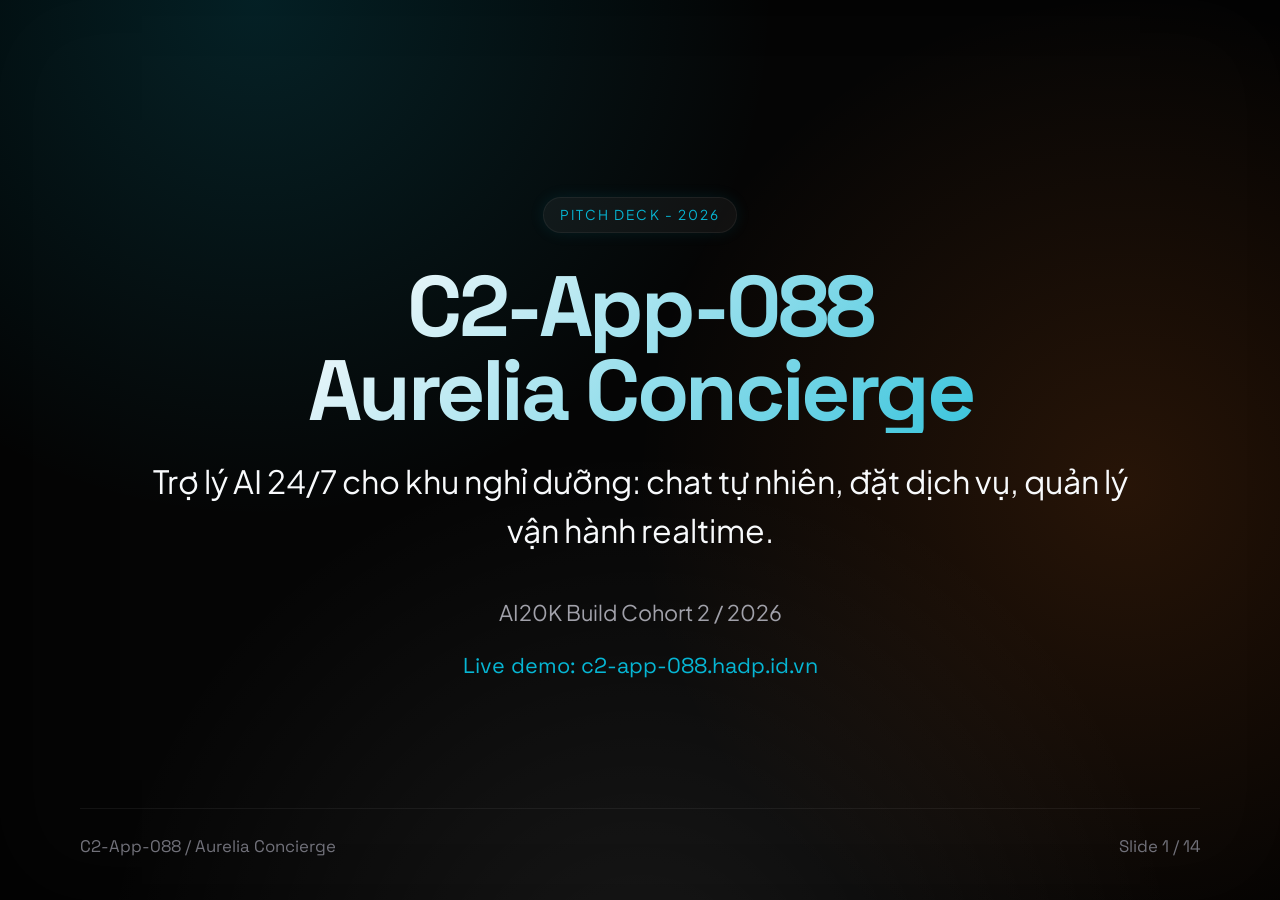
<file: index.html>
<!DOCTYPE html>
<html lang="vi">
<head>
    <meta charset="UTF-8">
    <meta name="viewport" content="width=device-width, initial-scale=1.0">
    <title>C2-App-088 | Aurelia Concierge Pitch Deck</title>
    <meta http-equiv="refresh" content="0; url=./presentation.html">
    <link rel="canonical" href="./presentation.html">
</head>
<body>
    <script>
        window.location.replace("./presentation.html");
    </script>
    <p>Dang mo presentation...</p>
</body>
</html>
</file>
<file: styles.css>
/* ==========================================================================
   CSS Variables & Theme (Ethereal Glass - Awwwards Tier)
   ========================================================================== */
@import url('https://fonts.googleapis.com/css2?family=Plus+Jakarta+Sans:wght@400;500;600;700&family=Space+Grotesk:wght@400;500;600;700&display=swap');

:root {
    /* Colors */
    --bg-oled: #050505;
    --bg-card-shell: rgba(255, 255, 255, 0.03);
    --bg-card-core: #0a0a0a;
    --bg-glass: rgba(5, 5, 5, 0.6);
    --border-hairline: rgba(255, 255, 255, 0.06);
    --border-highlight: rgba(255, 255, 255, 0.15);
    
    --text-main: #F8FAFC;
    --text-muted: #A1A1AA;
    --text-tech: #71717A;

    /* Typography */
    --font-heading: 'Space Grotesk', sans-serif;
    --font-body: 'Plus Jakarta Sans', sans-serif;

    /* Layout & Spacing */
    --container-width: 1280px;
    --radius-shell: 2rem;
    --radius-core: calc(2rem - 0.5rem);
    --radius-pill: 9999px;
    
    /* Transitions (Fluid Dynamics) */
    --ease-spring: cubic-bezier(0.32, 0.72, 0, 1);
    --transition-fast: 0.3s var(--ease-spring);
    --transition-base: 0.5s var(--ease-spring);
    --transition-slow: 0.8s var(--ease-spring);
}

/* ==========================================================================
   Reset & Base Styles
   ========================================================================== */
* {
    margin: 0;
    padding: 0;
    box-sizing: border-box;
}

html {
    scroll-behavior: smooth;
    background-color: var(--bg-oled);
}

body {
    font-family: var(--font-body);
    background-color: var(--bg-oled);
    color: var(--text-main);
    line-height: 1.6;
    overflow-x: hidden;
    -webkit-font-smoothing: antialiased;
}

/* Ethereal Glow Background */
.bg-mesh {
    position: fixed;
    top: 0;
    left: 0;
    width: 100vw;
    height: 100vh;
    z-index: -3;
    background: var(--bg-oled);
}

.orb {
    position: fixed;
    border-radius: 50%;
    filter: blur(100px);
    z-index: -2;
    opacity: 0.5;
    animation: float 20s infinite alternate ease-in-out;
    pointer-events: none;
}
.orb-1 {
    top: -10%; left: -10%; width: 40vw; height: 40vw;
    background: radial-gradient(circle, rgba(6,182,212,0.3) 0%, transparent 70%);
}
.orb-2 {
    bottom: -10%; right: -5%; width: 50vw; height: 50vw;
    background: radial-gradient(circle, rgba(249,115,22,0.2) 0%, transparent 70%);
    animation-delay: -10s;
}

@keyframes float {
    0% { transform: translate(0, 0) scale(1); }
    100% { transform: translate(5%, 10%) scale(1.2); }
}

.noise-overlay {
    position: fixed;
    inset: 0;
    z-index: 50;
    opacity: 0.03;
    pointer-events: none;
    background-image: url("data:image/svg+xml,%3Csvg viewBox='0 0 200 200' xmlns='http://www.w3.org/2000/svg'%3E%3Cfilter id='noiseFilter'%3E%3CfeTurbulence type='fractalNoise' baseFrequency='0.65' numOctaves='3' stitchTiles='stitch'/%3E%3C/filter%3E%3Crect width='100%25' height='100%25' filter='url(%23noiseFilter)'/%3E%3C/svg%3E");
}

.container {
    max-width: var(--container-width);
    margin: 0 auto;
    padding: 0 24px;
}

/* Typography */
h1, h2, h3, h4 {
    font-family: var(--font-heading);
    line-height: 1.1;
    letter-spacing: -0.02em;
}

.eyebrow {
    display: inline-block;
    padding: 6px 16px;
    border-radius: var(--radius-pill);
    background: rgba(255, 255, 255, 0.05);
    border: 1px solid var(--border-hairline);
    font-family: var(--font-body);
    font-size: 0.75rem;
    text-transform: uppercase;
    letter-spacing: 0.15em;
    color: #06b6d4; /* Add a touch of cyan highlight */
    margin-bottom: 24px;
    box-shadow: 0 0 15px rgba(6,182,212,0.1);
}

.text-gradient {
    background: linear-gradient(135deg, #F8FAFC 20%, #06b6d4 100%);
    -webkit-background-clip: text;
    -webkit-text-fill-color: transparent;
    background-clip: text;
}
.text-gradient-orange {
    background: linear-gradient(135deg, #f97316 0%, #F8FAFC 80%);
    -webkit-background-clip: text;
    -webkit-text-fill-color: transparent;
    background-clip: text;
}

/* ==========================================================================
   Architecture: Double-Bezel (Doppelrand)
   ========================================================================== */
.card-shell {
    position: relative;
    background: var(--bg-card-shell);
    border: 1px solid var(--border-hairline);
    padding: 8px;
    border-radius: var(--radius-shell);
    backdrop-filter: blur(24px);
    -webkit-backdrop-filter: blur(24px);
    overflow: hidden;
}

.card-shell::before {
    content: '';
    position: absolute;
    top: 0; left: 0; right: 0; bottom: 0;
    background: radial-gradient(800px circle at var(--mouse-x, 50%) var(--mouse-y, 50%), rgba(255,255,255,0.06), transparent 40%);
    opacity: 0;
    transition: opacity var(--transition-base);
    pointer-events: none;
    z-index: 1;
}

.card-shell:hover::before {
    opacity: 1;
}

.card-core {
    position: relative;
    z-index: 2;
    background: var(--bg-card-core);
    border-radius: var(--radius-core);
    box-shadow: inset 0 1px 1px var(--border-highlight);
    overflow: hidden;
    height: 100%;
}

/* ==========================================================================
   Architecture: Island Buttons
   ========================================================================== */
.btn-group {
    display: inline-flex;
    align-items: center;
    justify-content: space-between;
    padding: 6px 6px 6px 24px;
    background: rgba(255, 255, 255, 0.05);
    border: 1px solid var(--border-hairline);
    border-radius: var(--radius-pill);
    color: var(--text-main);
    text-decoration: none;
    font-family: var(--font-heading);
    font-size: 0.95rem;
    font-weight: 500;
    transition: var(--transition-base);
    cursor: pointer;
    box-shadow: inset 0 1px 1px rgba(255, 255, 255, 0.1);
}

.btn-group:hover {
    background: rgba(255, 255, 255, 0.1);
    transform: scale(0.98);
}

.btn-group .btn-icon {
    width: 36px;
    height: 36px;
    border-radius: var(--radius-pill);
    background: rgba(255, 255, 255, 0.1);
    display: flex;
    align-items: center;
    justify-content: center;
    margin-left: 16px;
    transition: var(--transition-fast);
}

.btn-group:hover .btn-icon {
    transform: translate(2px, -1px) scale(1.05);
    background: var(--text-main);
    color: var(--bg-oled);
}

.btn-icon svg {
    width: 16px;
    height: 16px;
}

.btn-secondary {
    display: inline-flex;
    padding: 14px 24px;
    border-radius: var(--radius-pill);
    color: var(--text-muted);
    text-decoration: none;
    font-family: var(--font-body);
    font-size: 0.95rem;
    transition: var(--transition-fast);
}

.btn-secondary:hover {
    color: var(--text-main);
}

/* ==========================================================================
   Fluid Island Nav
   ========================================================================== */
.island-nav {
    position: fixed;
    top: 24px;
    left: 50%;
    transform: translateX(-50%);
    background: var(--bg-card-shell);
    backdrop-filter: blur(32px);
    -webkit-backdrop-filter: blur(32px);
    border: 1px solid var(--border-hairline);
    border-radius: var(--radius-pill);
    padding: 8px 12px 8px 24px;
    display: flex;
    align-items: center;
    gap: 32px;
    z-index: 100;
    box-shadow: 0 20px 40px rgba(0,0,0,0.5), inset 0 1px 1px var(--border-highlight);
    width: max-content;
}

.nav-brand {
    font-family: var(--font-heading);
    font-weight: 700;
    font-size: 1.1rem;
    letter-spacing: -0.03em;
    color: var(--text-main);
    text-decoration: none;
}

.nav-links {
    display: flex;
    gap: 24px;
    align-items: center;
}

.nav-links a {
    color: var(--text-muted);
    text-decoration: none;
    font-size: 0.9rem;
    font-weight: 500;
    transition: var(--transition-fast);
}

.nav-links a:hover {
    color: var(--text-main);
}

/* ==========================================================================
   Sections
   ========================================================================== */
.section {
    padding: 160px 0; /* Macro-whitespace */
    position: relative;
}

.hero {
    min-height: 100dvh;
    display: flex;
    align-items: center;
    padding-top: 120px;
}

.hero-grid {
    display: grid;
    grid-template-columns: 1fr 1fr;
    gap: 64px;
    align-items: center;
}

.hero-title {
    font-size: 4.5rem;
    margin-bottom: 32px;
    color: var(--text-main);
}

.hero-title span {
    color: var(--text-muted);
}

.hero-desc {
    font-size: 1.25rem;
    color: var(--text-muted);
    margin-bottom: 48px;
    max-width: 500px;
}

.hero-actions {
    display: flex;
    align-items: center;
    gap: 16px;
}

/* Code Window - Doppelrand applied */
.code-shell {
    transform: perspective(1000px) rotateY(-5deg) rotateX(2deg);
    transition: transform var(--transition-slow);
}

.code-shell:hover {
    transform: perspective(1000px) rotateY(0deg) rotateX(0deg);
}

.code-header {
    padding: 16px 24px;
    border-bottom: 1px solid var(--border-hairline);
    display: flex;
    align-items: center;
    gap: 12px;
    background: rgba(255, 255, 255, 0.02);
}

.code-header .dot {
    width: 8px;
    height: 8px;
    border-radius: 50%;
    background: var(--border-highlight);
}

.code-title {
    font-family: var(--font-heading);
    font-size: 0.8rem;
    color: var(--text-tech);
    margin-left: 8px;
}

.code-body {
    padding: 32px 24px;
    font-family: 'Space Grotesk', monospace;
    font-size: 0.95rem;
    color: var(--text-muted);
}

.code-body .highlight {
    color: #F8FAFC;
}

.blinking-cursor {
    animation: blink 1s step-end infinite;
}

@keyframes blink {
    0%, 100% { opacity: 1; }
    50% { opacity: 0; }
}

/* HUD Section */
.section-header {
    text-align: center;
    margin-bottom: 80px;
}

.section-title {
    font-size: 3rem;
    margin-bottom: 16px;
}

.hud-shell {
    max-width: 1000px;
    margin: 0 auto;
}

.hud-core {
    position: relative;
    aspect-ratio: 16/9;
    background: #000;
}

/* Presentation Cascade */
.cascade-grid {
    display: grid;
    grid-template-columns: repeat(12, 1fr);
    gap: 24px;
}

.cascade-item-main {
    grid-column: span 8;
}

.cascade-item-side {
    grid-column: span 4;
}

.slide-content-pad {
    padding: 48px;
    display: flex;
    flex-direction: column;
    justify-content: center;
    height: 100%;
}

.slide-content-pad h3 {
    font-size: 2rem;
    margin-bottom: 16px;
}

.slide-content-pad p {
    color: var(--text-muted);
    margin-bottom: 32px;
}

/* ==========================================================================
   Motion Choreography (Scroll Reveals)
   ========================================================================== */
.reveal {
    opacity: 0;
    transform: translateY(40px);
    filter: blur(8px);
    transition: all 1s var(--ease-spring);
    will-change: transform, opacity;
}

.reveal.is-visible {
    opacity: 1;
    transform: translateY(0);
    filter: blur(0);
}

.delay-100 { transition-delay: 0.1s; }
.delay-200 { transition-delay: 0.2s; }
.delay-300 { transition-delay: 0.3s; }

/* ==========================================================================
   Mobile Collapse
   ========================================================================== */
@media (max-width: 1024px) {
    .cascade-item-main,
    .cascade-item-side {
        grid-column: span 12;
    }
}

@media (max-width: 768px) {
    .hero {
        min-height: 100dvh;
        padding-top: 140px;
    }
    .hero-grid {
        grid-template-columns: 1fr;
        gap: 48px;
    }
    .hero-title {
        font-size: 3rem;
    }
    .island-nav {
        width: calc(100% - 32px);
        justify-content: space-between;
    }
    .nav-links {
        display: none; /* Can implement hamburger if needed */
    }
    .section {
        padding: 80px 0;
    }
    .slide-content-pad {
        padding: 32px;
    }
}
</file>
